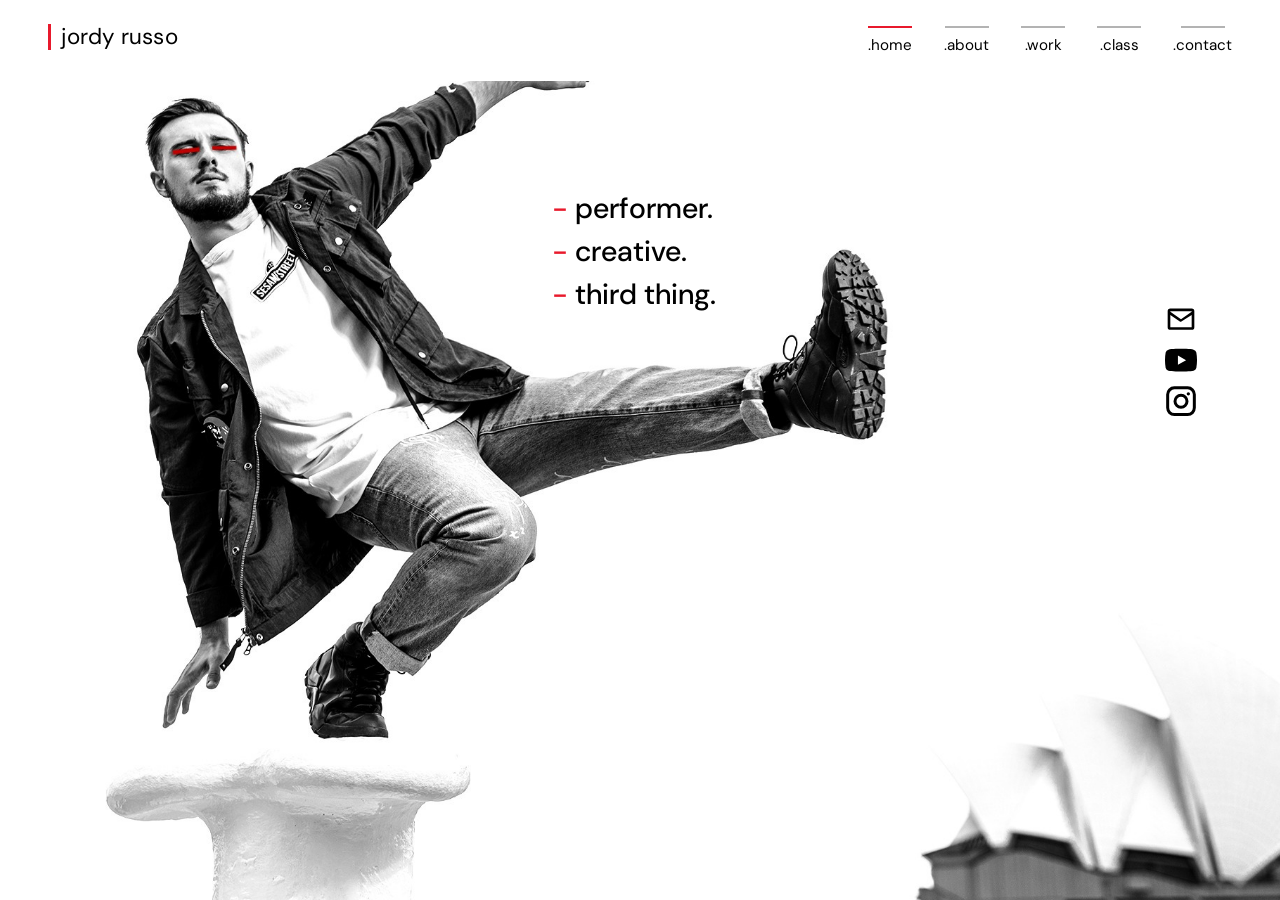
<file: index.html>
<!DOCTYPE html>
<html lang="en">

<head>
  <meta charset="utf-8">
  <meta name="viewport" content="width=device-width, initial-scale=1">
  <title>performer | jordy.</title>
  <meta name="description" content="jordy russo — performer and creative based in sydney, australia.">
  <link rel="stylesheet" href="css/style.css">
</head>

<body class="page-home">

  <header class="site-header">
    <a href="index.html" class="logo">
      <span class="logo-bar" aria-hidden="true"></span>
      <span class="logo-text"><span>jordy russo</span></span>
    </a>
    <button class="nav-toggle" aria-label="Open menu" aria-expanded="false">
      <span></span><span></span><span></span>
    </button>
    <nav class="site-nav" aria-label="Site">
      <div class="nav-item">
        <a href="index.html" class="nav-link is-active" data-tooltip="start here">.home</a>
      </div>
      <div class="nav-item">
        <a href="about.html" class="nav-link" data-tooltip="who is jordy?">.about</a>
      </div>
      <div class="nav-item nav-item--panel">
        <a href="performance.html" class="nav-link nav-panel-trigger" data-tooltip="things i've made and done">.work</a>
        <div class="nav-panel" role="group" aria-label="Work">
          <a href="performance.html">.performance</a>
          <a href="creative.html">.creative</a>
          <a href="creative-sessions.html">.creative_sessions</a>
        </div>
      </div>
      <div class="nav-item nav-item--panel">
        <a href="open-class.html" class="nav-link nav-panel-trigger" data-tooltip="learn and book">.class</a>
        <div class="nav-panel" role="group" aria-label="Class">
          <a href="open-class.html">.open_class</a>
          <a href="bookings.html">.bookings</a>
        </div>
      </div>
      <div class="nav-item">
        <a href="contact.html" class="nav-link" data-tooltip="say hello">.contact</a>
      </div>
    </nav>
  </header>

  <main>
    <div class="home-hero" aria-hidden="true">
      <img src="assets/images/home-hero.jpg" alt="">
    </div>
    <div class="home-overlay">
      <div class="home-taglines">
        <a href="performance.html"><span class="dash">-</span> performer.</a>
        <a href="creative.html"><span class="dash">-</span> creative.</a>
        <a href="about.html"><span class="dash">-</span> third thing.</a>
      </div>
      <div class="home-social">
        <a href="mailto:hitherejordy@gmail.com?subject=cue%20dm%20slide" aria-label="Email"
          title="hitherejordy@gmail.com">
          <svg viewBox="0 0 24 24" aria-hidden="true">
            <path
              d="M20 4H4a2 2 0 0 0-2 2v12a2 2 0 0 0 2 2h16a2 2 0 0 0 2-2V6a2 2 0 0 0-2-2zm0 2v.5l-8 5.5-8-5.5V6h16zM4 18V8.8l7.4 5.1c.2.1.4.1.6 0L20 8.8V18H4z" />
          </svg>
        </a>
        <a href="https://www.youtube.com/channel/UCsoj8y4l9NcAaMmlGhYrv4Q" target="_blank" rel="noopener noreferrer"
          aria-label="YouTube">
          <svg viewBox="0 0 24 24" aria-hidden="true">
            <path
              d="M23.5 6.2a3 3 0 0 0-2.1-2.1C19.5 3.5 12 3.5 12 3.5s-7.5 0-9.4.6A3 3 0 0 0 .5 6.2 31.5 31.5 0 0 0 0 12a31.5 31.5 0 0 0 .5 5.8 3 3 0 0 0 2.1 2.1c1.9.6 9.4.6 9.4.6s7.5 0 9.4-.6a3 3 0 0 0 2.1-2.1A31.5 31.5 0 0 0 24 12a31.5 31.5 0 0 0-.5-5.8zM9.7 15.5V8.5L15.8 12l-6.1 3.5z" />
          </svg>
        </a>
        <a href="https://www.instagram.com/bigmacbigz/" target="_blank" rel="noopener noreferrer"
          aria-label="Instagram">
          <svg class="icon-stroke" viewBox="0 0 24 24" aria-hidden="true">
            <rect x="2" y="2" width="20" height="20" rx="5" ry="5" />
            <circle cx="12" cy="12" r="4.5" />
            <circle cx="17.5" cy="6.5" r="1.25" fill="currentColor" stroke="none" />
          </svg>
        </a>
      </div>
      <aside class="home-guide" id="home-guide" hidden>
        <button type="button" class="home-guide-dismiss" aria-label="Dismiss guide">×</button>
        <ul class="home-guide-list">
          <li>book → <a href="open-class.html">.class</a></li>
          <li>watch → <a href="creative-sessions.html">.creative_sessions</a></li>
          <li>curious → <a href="about.html">.about</a></li>
        </ul>
      </aside>
    </div>
  </main>

  <script src="js/site-config.js"></script>
  <script src="js/nav.js"></script>
  <script src="js/email.js"></script>
</body>

</html>
</file>
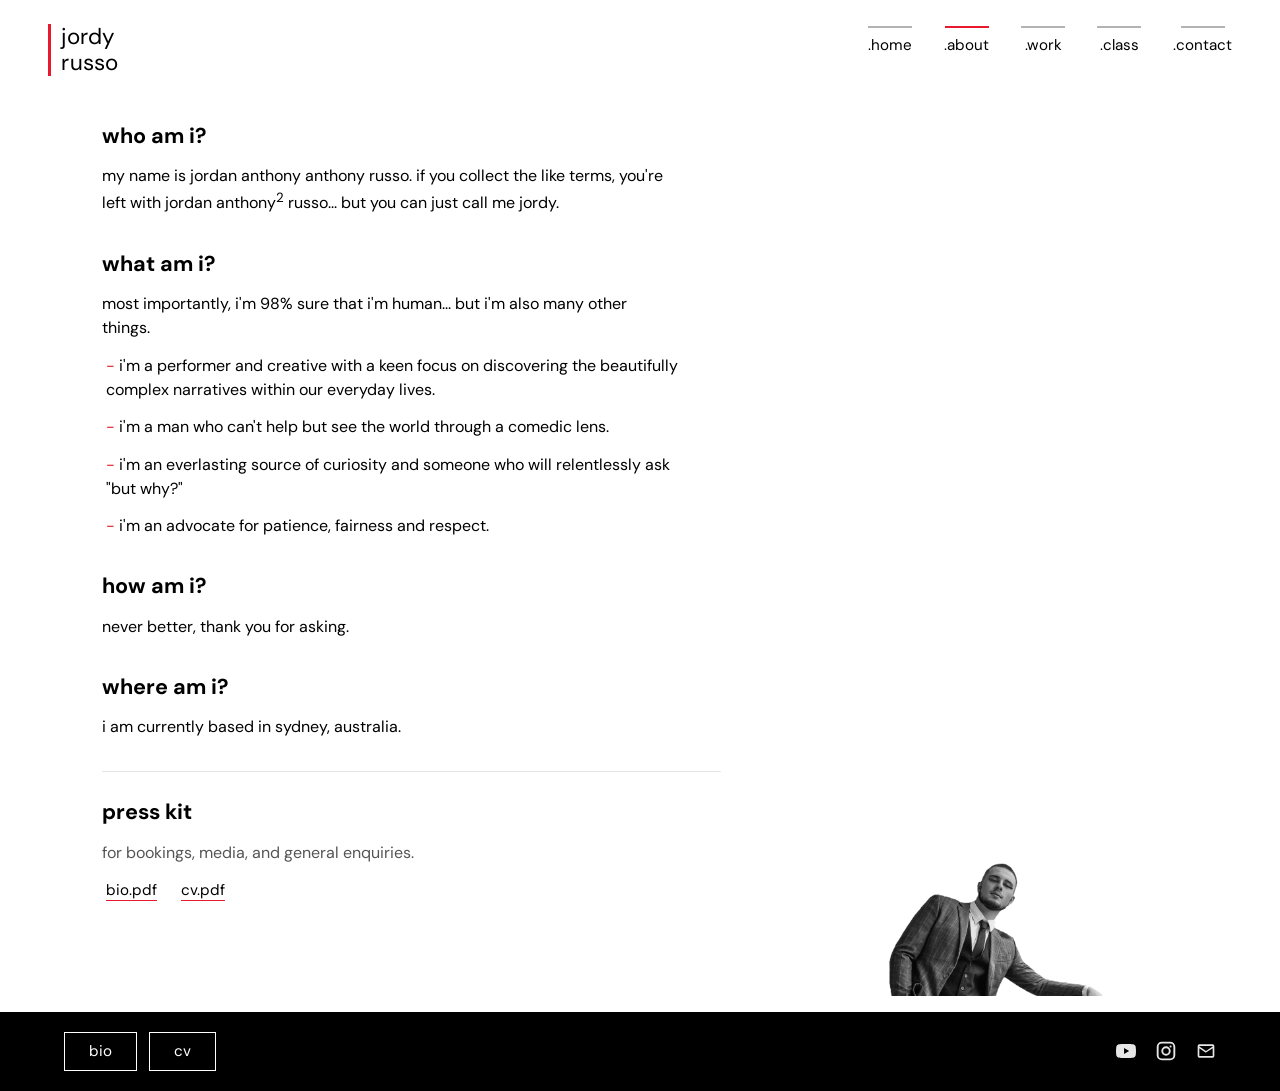
<file: about.html>
<!DOCTYPE html>
<html lang="en">

<head>
  <meta charset="utf-8">
  <meta name="viewport" content="width=device-width, initial-scale=1">
  <title>.about | jordy.</title>
  <link rel="stylesheet" href="css/style.css">
</head>

<body>

  <div class="scroll-progress" aria-hidden="true"></div>

  <header class="site-header">
    <a href="index.html" class="logo">
      <span class="logo-bar" aria-hidden="true"></span>
      <span class="logo-text"><span>jordy</span><span>russo</span></span>
    </a>
    <button class="nav-toggle" aria-label="Open menu" aria-expanded="false">
      <span></span><span></span><span></span>
    </button>
    <nav class="site-nav" aria-label="Site">
      <div class="nav-item">
        <a href="index.html" class="nav-link" data-tooltip="start here">.home</a>
      </div>
      <div class="nav-item">
        <a href="about.html" class="nav-link is-active" data-tooltip="who is jordy?">.about</a>
      </div>
      <div class="nav-item nav-item--panel">
        <a href="performance.html" class="nav-link nav-panel-trigger" data-tooltip="things i've made and done">.work</a>
        <div class="nav-panel" role="group" aria-label="Work">
          <a href="performance.html">.performance</a>
          <a href="creative.html">.creative</a>
          <a href="creative-sessions.html">.creative_sessions</a>
        </div>
      </div>
      <div class="nav-item nav-item--panel">
        <a href="open-class.html" class="nav-link nav-panel-trigger" data-tooltip="learn and book">.class</a>
        <div class="nav-panel" role="group" aria-label="Class">
          <a href="open-class.html">.open_class</a>
          <a href="bookings.html">.bookings</a>
        </div>
      </div>
      <div class="nav-item">
        <a href="contact.html" class="nav-link" data-tooltip="say hello">.contact</a>
      </div>
    </nav>
  </header>

  <main class="page-content page-about">
    <div class="prose">
      <h2 class="section-heading">who am i?</h2>
      <p>my name is jordan anthony anthony russo. if you collect the like terms, you're left with jordan
        anthony<sup>2</sup> russo... but you can just call me jordy.</p>

      <h2 class="section-heading">what am i?</h2>
      <p>most importantly, i'm 98% sure that i'm human... but i'm also many other things.</p>
      <ul>
        <li><span class="dash">-</span> i'm a performer and creative with a keen focus on discovering the beautifully
          complex narratives within our everyday lives.</li>
        <li><span class="dash">-</span> i'm a man who can't help but see the world through a comedic lens.</li>
        <li><span class="dash">-</span> i'm an everlasting source of curiosity and someone who will relentlessly ask
          "but why?"</li>
        <li><span class="dash">-</span> i'm an advocate for patience, fairness and respect.</li>
      </ul>

      <h2 class="section-heading">how am i?</h2>
      <p>never better, thank you for asking.</p>

      <h2 class="section-heading">where am i?</h2>
      <p>i am currently based in sydney, australia.</p>

      <section class="press-kit">
        <h2 class="section-heading">press kit</h2>
        <p class="press-kit-lead">for bookings, media, and general enquiries.</p>
        <ul class="press-kit-links">
          <li><a href="assets/docs/bio.pdf" target="_blank" rel="noopener noreferrer">bio.pdf</a></li>
          <li><a href="assets/docs/cv.pdf" target="_blank" rel="noopener noreferrer">cv.pdf</a></li>
        </ul>
      </section>
    </div>
    <figure class="about-portrait">
      <img src="assets/images/about-portrait.png" alt="jordy russo portrait">
    </figure>
  </main>

  <footer class="site-footer">
    <div class="footer-docs">
      <a href="assets/docs/bio.pdf" target="_blank" rel="noopener noreferrer">bio</a>
      <a href="assets/docs/cv.pdf" target="_blank" rel="noopener noreferrer">cv</a>
    </div>
    <div class="footer-social">
      <a href="https://www.youtube.com/channel/UCsoj8y4l9NcAaMmlGhYrv4Q" target="_blank" rel="noopener noreferrer"
        aria-label="YouTube">
        <svg viewBox="0 0 24 24" aria-hidden="true">
          <path
            d="M23.5 6.2a3 3 0 0 0-2.1-2.1C19.5 3.5 12 3.5 12 3.5s-7.5 0-9.4.6A3 3 0 0 0 .5 6.2 31.5 31.5 0 0 0 0 12a31.5 31.5 0 0 0 .5 5.8 3 3 0 0 0 2.1 2.1c1.9.6 9.4.6 9.4.6s7.5 0 9.4-.6a3 3 0 0 0 2.1-2.1A31.5 31.5 0 0 0 24 12a31.5 31.5 0 0 0-.5-5.8zM9.7 15.5V8.5L15.8 12l-6.1 3.5z" />
        </svg>
      </a>
      <a href="https://www.instagram.com/bigmacbigz/" target="_blank" rel="noopener noreferrer" aria-label="Instagram">
        <svg class="icon-stroke" viewBox="0 0 24 24" aria-hidden="true">
          <rect x="2" y="2" width="20" height="20" rx="5" ry="5" />
          <circle cx="12" cy="12" r="4.5" />
          <circle cx="17.5" cy="6.5" r="1.25" fill="currentColor" stroke="none" />
        </svg>
      </a>
      <a href="mailto:hitherejordy@gmail.com?subject=cue%20dm%20slide" aria-label="Email"
        title="hitherejordy@gmail.com">
        <svg viewBox="0 0 24 24" aria-hidden="true">
          <path
            d="M20 4H4a2 2 0 0 0-2 2v12a2 2 0 0 0 2 2h16a2 2 0 0 0 2-2V6a2 2 0 0 0-2-2zm0 2v.5l-8 5.5-8-5.5V6h16zM4 18V8.8l7.4 5.1c.2.1.4.1.6 0L20 8.8V18H4z" />
        </svg>
      </a>
    </div>
  </footer>

  <script src="js/nav.js"></script>
  <script src="js/email.js"></script>
</body>

</html>
</file>
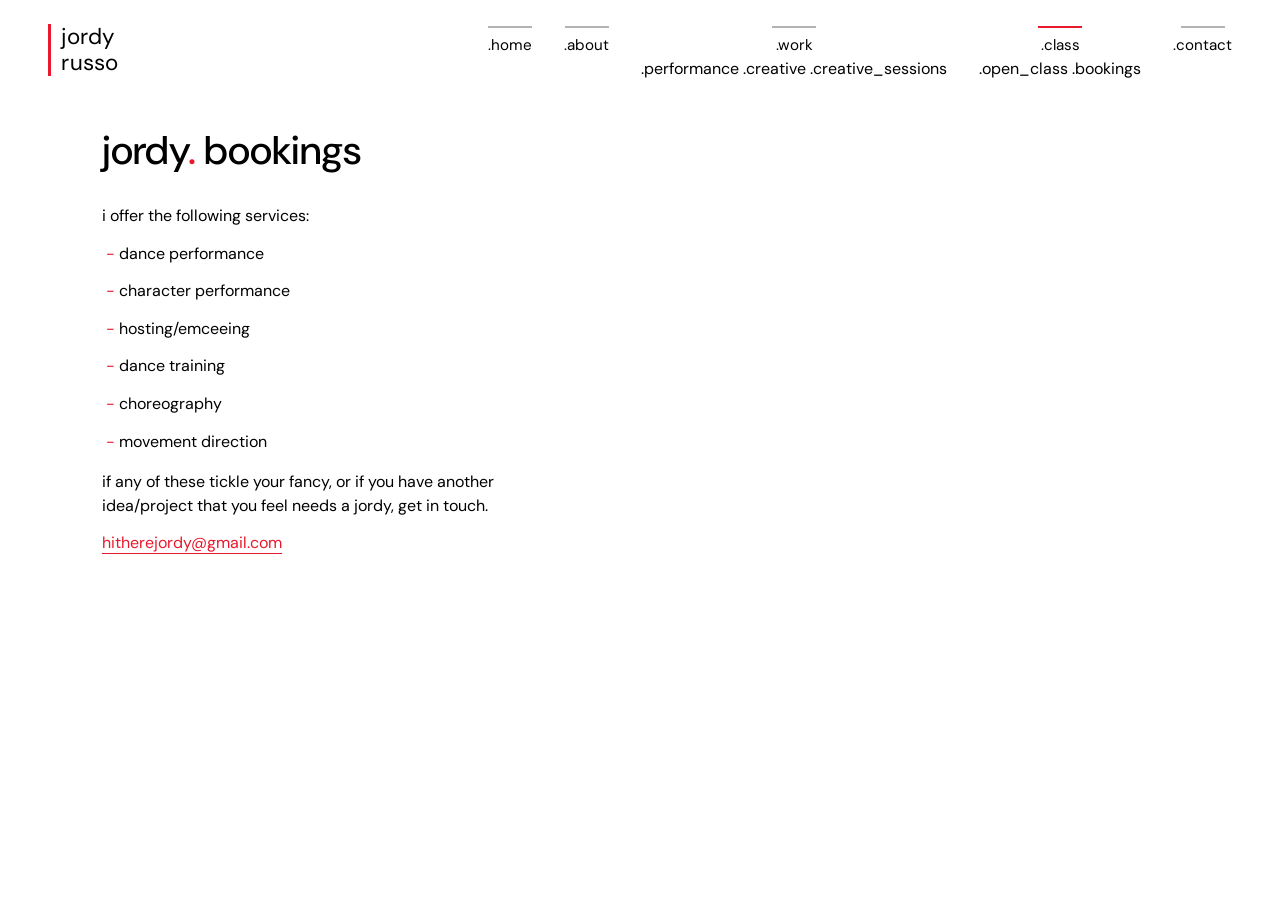
<file: bookings.html>
<!DOCTYPE html>
<html lang="en">
<head>
  <meta charset="utf-8">
  <meta name="viewport" content="width=device-width, initial-scale=1">
  <title>.bookings | jordy.</title>
  <link rel="stylesheet" href="css/style.css">
</head>
<body>

  <header class="site-header">
    <a href="index.html" class="logo">
      <span class="logo-bar" aria-hidden="true"></span>
      <span class="logo-text"><span>jordy</span><span>russo</span></span>
    </a>
    <button class="nav-toggle" aria-label="Open menu" aria-expanded="false">
      <span></span><span></span><span></span>
    </button>
    <nav class="site-nav" aria-label="Site">
      <div class="nav-item">
        <a href="index.html" class="nav-link">.home</a>
      </div>
      <div class="nav-item">
        <a href="about.html" class="nav-link">.about</a>
      </div>
      <div class="nav-item">
        <a href="performance.html" class="nav-link">.work</a>
        <div class="nav-dropdown">
          <a href="performance.html">.performance</a>
          <a href="creative.html">.creative</a>
          <a href="creative-sessions.html">.creative_sessions</a>
        </div>
      </div>
      <div class="nav-item">
        <a href="open-class.html" class="nav-link is-active">.class</a>
        <div class="nav-dropdown">
          <a href="open-class.html">.open_class</a>
          <a href="bookings.html">.bookings</a>
        </div>
      </div>
      <div class="nav-item">
        <a href="contact.html" class="nav-link">.contact</a>
      </div>
    </nav>
  </header>

  <main class="page-content page-content--narrow">
    <h1 class="page-title">jordy<span class="dot">.</span> bookings</h1>
    <div class="prose">
      <p>i offer the following services:</p>
      <ul>
        <li><span class="dash">-</span> dance performance</li>
        <li><span class="dash">-</span> character performance</li>
        <li><span class="dash">-</span> hosting/emceeing</li>
        <li><span class="dash">-</span> dance training</li>
        <li><span class="dash">-</span> choreography</li>
        <li><span class="dash">-</span> movement direction</li>
      </ul>
      <p>if any of these tickle your fancy, or if you have another idea/project that you feel needs a jordy, get in touch.</p>
      <p><a class="email-link" href="mailto:hitherejordy@gmail.com?subject=booking%20enquiry">hitherejordy@gmail.com</a></p>
    </div>
  </main>

  <script src="js/nav.js"></script>
  <script src="js/email.js"></script>
</body>
</html>
</file>
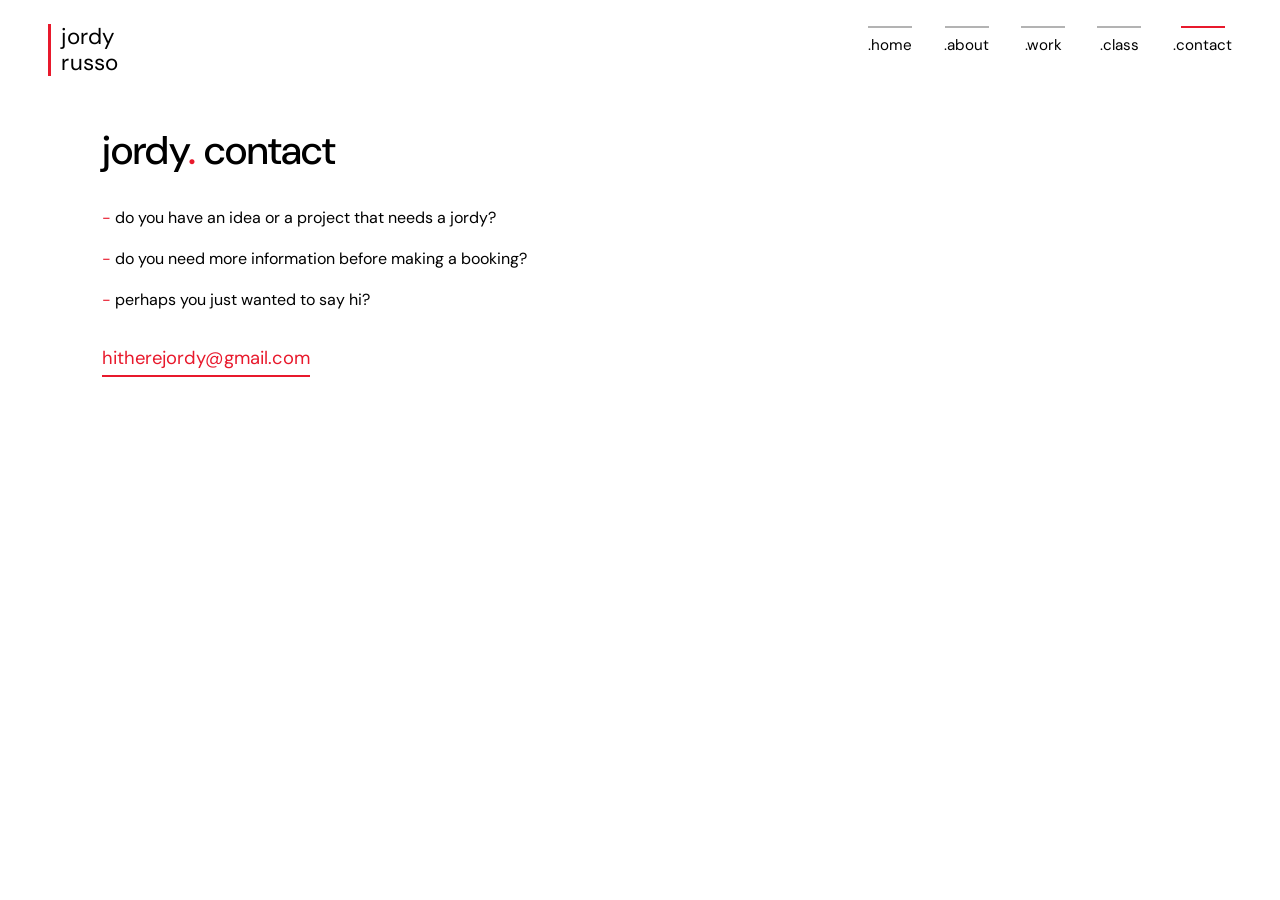
<file: contact.html>
<!DOCTYPE html>
<html lang="en">
<head>
  <meta charset="utf-8">
  <meta name="viewport" content="width=device-width, initial-scale=1">
  <title>.contact | jordy.</title>
  <link rel="stylesheet" href="css/style.css">
</head>
<body>

  <header class="site-header">
    <a href="index.html" class="logo">
      <span class="logo-bar" aria-hidden="true"></span>
      <span class="logo-text"><span>jordy</span><span>russo</span></span>
    </a>
    <button class="nav-toggle" aria-label="Open menu" aria-expanded="false">
      <span></span><span></span><span></span>
    </button>
    <nav class="site-nav" aria-label="Site">
      <div class="nav-item">
        <a href="index.html" class="nav-link" data-tooltip="start here">.home</a>
      </div>
      <div class="nav-item">
        <a href="about.html" class="nav-link" data-tooltip="who is jordy?">.about</a>
      </div>
      <div class="nav-item nav-item--panel">
        <a href="performance.html" class="nav-link nav-panel-trigger" data-tooltip="things i've made and done">.work</a>
        <div class="nav-panel" role="group" aria-label="Work">
          <a href="performance.html">.performance</a>
          <a href="creative.html">.creative</a>
          <a href="creative-sessions.html">.creative_sessions</a>
        </div>
      </div>
      <div class="nav-item nav-item--panel">
        <a href="open-class.html" class="nav-link nav-panel-trigger" data-tooltip="learn and book">.class</a>
        <div class="nav-panel" role="group" aria-label="Class">
          <a href="open-class.html">.open_class</a>
          <a href="bookings.html">.bookings</a>
        </div>
      </div>
      <div class="nav-item">
        <a href="contact.html" class="nav-link is-active" data-tooltip="say hello">.contact</a>
      </div>
    </nav>
  </header>

  <main class="page-content page-content--narrow">
    <h1 class="page-title">jordy<span class="dot">.</span> contact</h1>
    <div class="contact-intro prose">
      <p><span class="dash">-</span> do you have an idea or a project that needs a jordy?</p>
      <p><span class="dash">-</span> do you need more information before making a booking?</p>
      <p><span class="dash">-</span> perhaps you just wanted to say hi?</p>
    </div>
    <p>
      <a class="contact-email" href="mailto:hitherejordy@gmail.com?subject=cue%20dm%20slide">hitherejordy@gmail.com</a>
    </p>
  </main>

  <script src="js/nav.js"></script>
  <script src="js/email.js"></script>
</body>
</html>
</file>
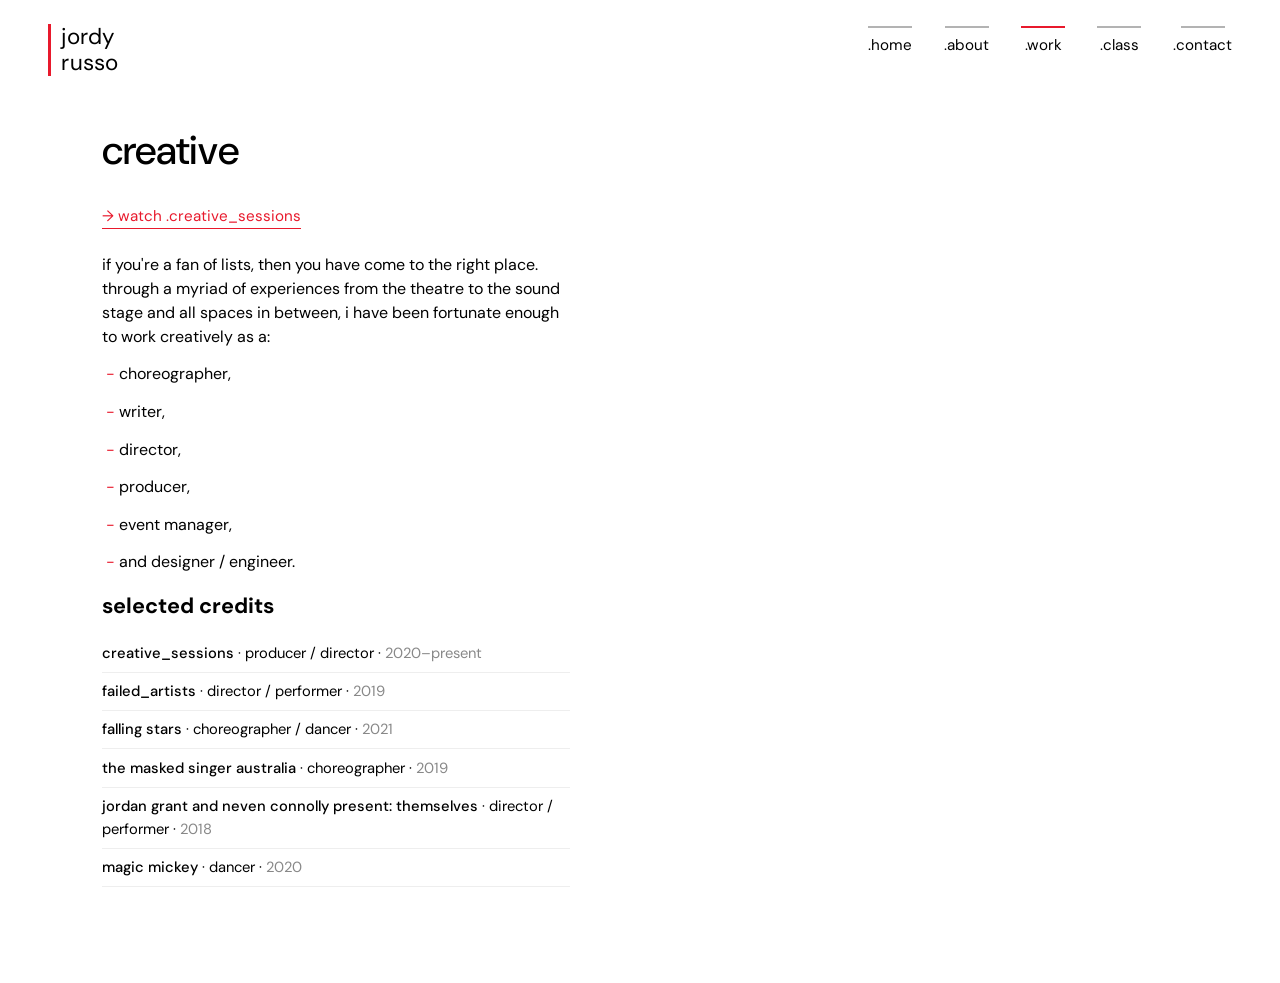
<file: creative.html>
<!DOCTYPE html>
<html lang="en">
<head>
  <meta charset="utf-8">
  <meta name="viewport" content="width=device-width, initial-scale=1">
  <title>.creative | jordy.</title>
  <link rel="stylesheet" href="css/style.css">
</head>
<body>

  <header class="site-header">
    <a href="index.html" class="logo">
      <span class="logo-bar" aria-hidden="true"></span>
      <span class="logo-text"><span>jordy</span><span>russo</span></span>
    </a>
    <button class="nav-toggle" aria-label="Open menu" aria-expanded="false">
      <span></span><span></span><span></span>
    </button>
    <nav class="site-nav" aria-label="Site">
      <div class="nav-item">
        <a href="index.html" class="nav-link" data-tooltip="start here">.home</a>
      </div>
      <div class="nav-item">
        <a href="about.html" class="nav-link" data-tooltip="who is jordy?">.about</a>
      </div>
      <div class="nav-item nav-item--panel">
        <a href="performance.html" class="nav-link nav-panel-trigger is-active" data-tooltip="things i've made and done">.work</a>
        <div class="nav-panel" role="group" aria-label="Work">
          <a href="performance.html">.performance</a>
          <a href="creative.html">.creative</a>
          <a href="creative-sessions.html">.creative_sessions</a>
        </div>
      </div>
      <div class="nav-item nav-item--panel">
        <a href="open-class.html" class="nav-link nav-panel-trigger" data-tooltip="learn and book">.class</a>
        <div class="nav-panel" role="group" aria-label="Class">
          <a href="open-class.html">.open_class</a>
          <a href="bookings.html">.bookings</a>
        </div>
      </div>
      <div class="nav-item">
        <a href="contact.html" class="nav-link" data-tooltip="say hello">.contact</a>
      </div>
    </nav>
  </header>

  <main class="page-content page-content--narrow">
    <h1 class="page-title">creative</h1>
    <a href="creative-sessions.html" class="creative-sessions-link">→ watch .creative_sessions</a>
    <div class="prose">
      <p>if you're a fan of lists, then you have come to the right place. through a myriad of experiences from the theatre to the sound stage and all spaces in between, i have been fortunate enough to work creatively as a:</p>
      <ul>
        <li><span class="dash">-</span> choreographer,</li>
        <li><span class="dash">-</span> writer,</li>
        <li><span class="dash">-</span> director,</li>
        <li><span class="dash">-</span> producer,</li>
        <li><span class="dash">-</span> event manager,</li>
        <li><span class="dash">-</span> and designer / engineer.</li>
      </ul>
    </div>
    <div id="creative-credits"></div>
    <div id="testimonials-slot"></div>
  </main>

  <script src="js/site-config.js"></script>
  <script src="js/site-content.js"></script>
  <script src="js/work-showcase.js"></script>
  <script src="js/nav.js"></script>
</body>
</html>
</file>
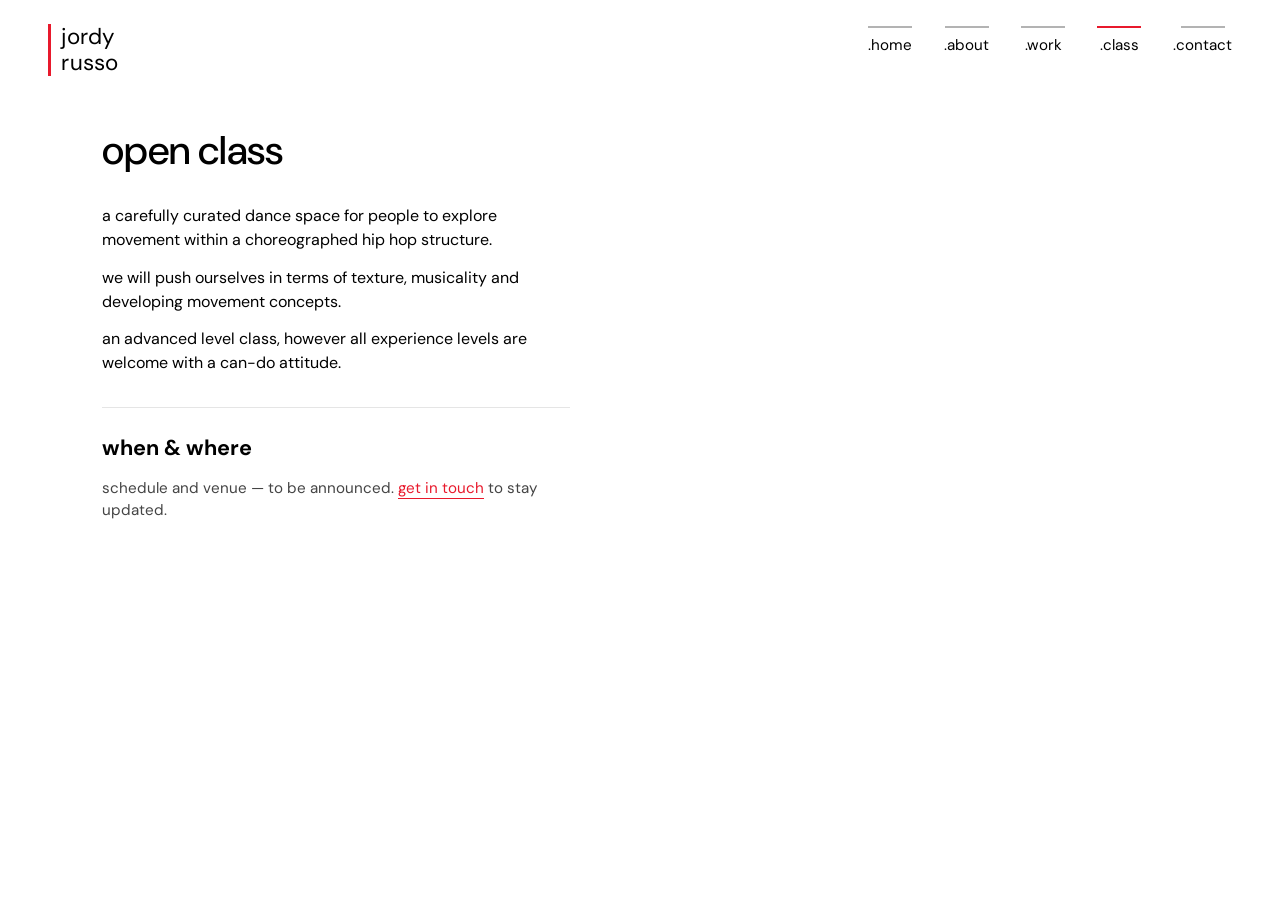
<file: open-class.html>
<!DOCTYPE html>
<html lang="en">
<head>
  <meta charset="utf-8">
  <meta name="viewport" content="width=device-width, initial-scale=1">
  <title>.open_class | jordy.</title>
  <link rel="stylesheet" href="css/style.css">
</head>
<body>

  <header class="site-header">
    <a href="index.html" class="logo">
      <span class="logo-bar" aria-hidden="true"></span>
      <span class="logo-text"><span>jordy</span><span>russo</span></span>
    </a>
    <button class="nav-toggle" aria-label="Open menu" aria-expanded="false">
      <span></span><span></span><span></span>
    </button>
    <nav class="site-nav" aria-label="Site">
      <div class="nav-item">
        <a href="index.html" class="nav-link" data-tooltip="start here">.home</a>
      </div>
      <div class="nav-item">
        <a href="about.html" class="nav-link" data-tooltip="who is jordy?">.about</a>
      </div>
      <div class="nav-item nav-item--panel">
        <a href="performance.html" class="nav-link nav-panel-trigger" data-tooltip="things i've made and done">.work</a>
        <div class="nav-panel" role="group" aria-label="Work">
          <a href="performance.html">.performance</a>
          <a href="creative.html">.creative</a>
          <a href="creative-sessions.html">.creative_sessions</a>
        </div>
      </div>
      <div class="nav-item nav-item--panel">
        <a href="open-class.html" class="nav-link nav-panel-trigger is-active" data-tooltip="learn and book">.class</a>
        <div class="nav-panel" role="group" aria-label="Class">
          <a href="open-class.html">.open_class</a>
          <a href="bookings.html">.bookings</a>
        </div>
      </div>
      <div class="nav-item">
        <a href="contact.html" class="nav-link" data-tooltip="say hello">.contact</a>
      </div>
    </nav>
  </header>

  <main class="page-content page-content--narrow">
    <h1 class="page-title">open class</h1>
    <div class="prose">
      <p>a carefully curated dance space for people to explore movement within a choreographed hip hop structure.</p>
      <p>we will push ourselves in terms of texture, musicality and developing movement concepts.</p>
      <p>an advanced level class, however all experience levels are welcome with a can-do attitude.</p>
    </div>
    <aside class="class-info class-info--tba">
      <h2 class="section-heading">when &amp; where</h2>
      <p>schedule and venue — to be announced. <a href="bookings.html">get in touch</a> to stay updated.</p>
    </aside>
  </main>

  <script src="js/nav.js"></script>
</body>
</html>
</file>
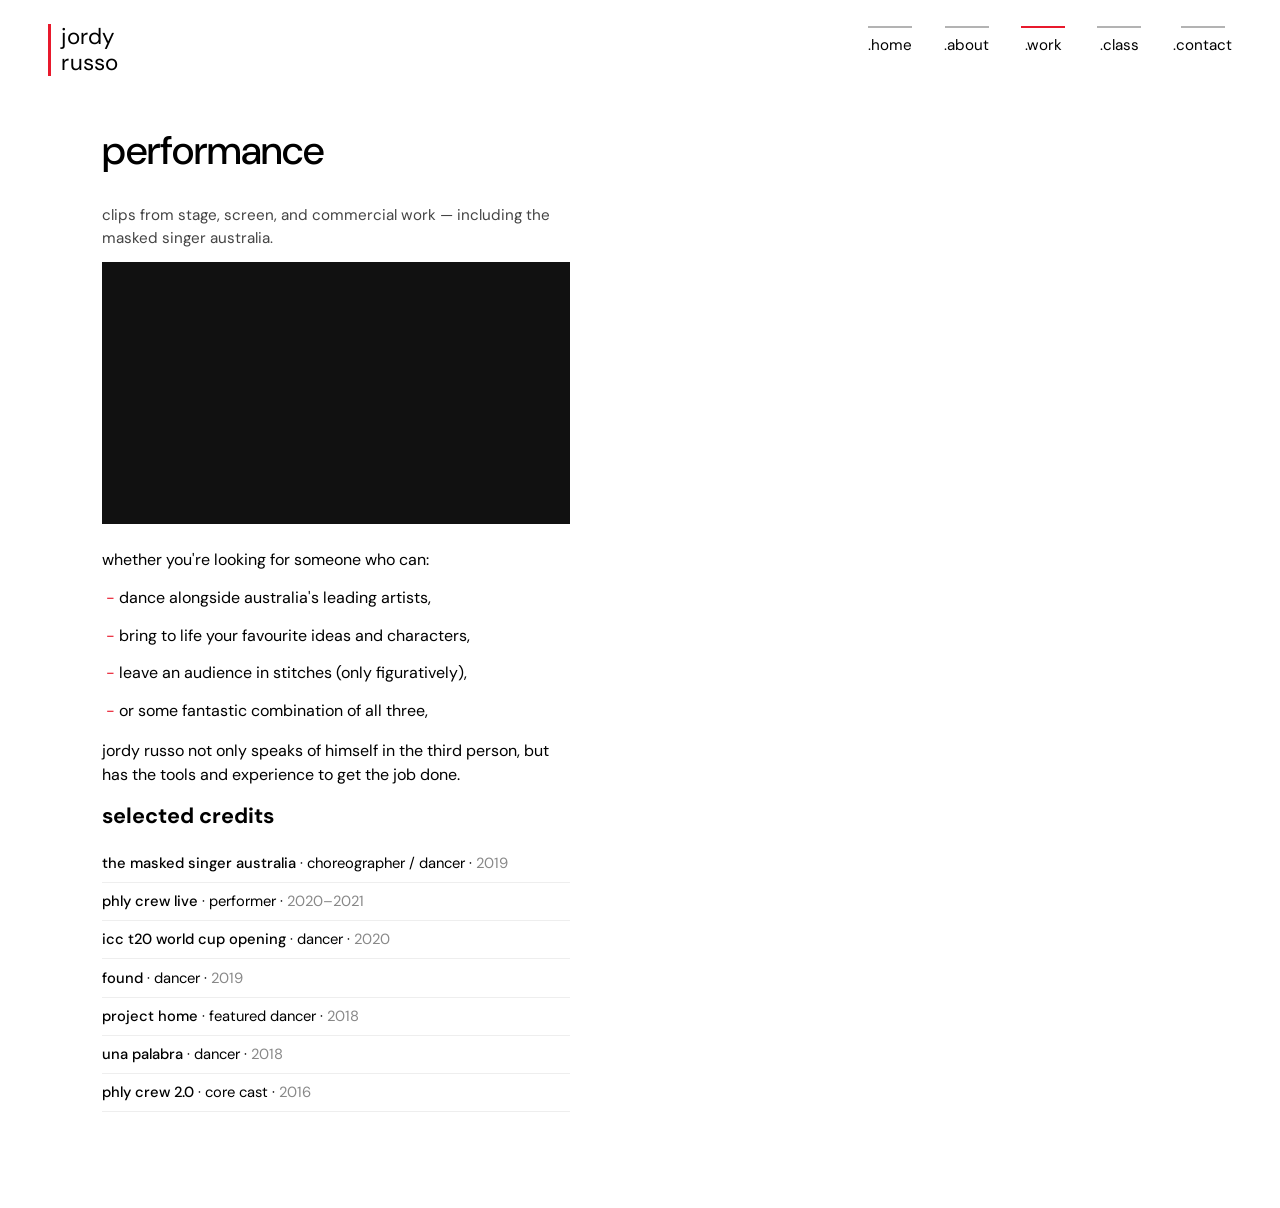
<file: performance.html>
<!DOCTYPE html>
<html lang="en">
<head>
  <meta charset="utf-8">
  <meta name="viewport" content="width=device-width, initial-scale=1">
  <title>.performance | jordy.</title>
  <link rel="stylesheet" href="css/style.css">
</head>
<body>

  <header class="site-header">
    <a href="index.html" class="logo">
      <span class="logo-bar" aria-hidden="true"></span>
      <span class="logo-text"><span>jordy</span><span>russo</span></span>
    </a>
    <button class="nav-toggle" aria-label="Open menu" aria-expanded="false">
      <span></span><span></span><span></span>
    </button>
    <nav class="site-nav" aria-label="Site">
      <div class="nav-item">
        <a href="index.html" class="nav-link" data-tooltip="start here">.home</a>
      </div>
      <div class="nav-item">
        <a href="about.html" class="nav-link" data-tooltip="who is jordy?">.about</a>
      </div>
      <div class="nav-item nav-item--panel">
        <a href="performance.html" class="nav-link nav-panel-trigger is-active" data-tooltip="things i've made and done">.work</a>
        <div class="nav-panel" role="group" aria-label="Work">
          <a href="performance.html">.performance</a>
          <a href="creative.html">.creative</a>
          <a href="creative-sessions.html">.creative_sessions</a>
        </div>
      </div>
      <div class="nav-item nav-item--panel">
        <a href="open-class.html" class="nav-link nav-panel-trigger" data-tooltip="learn and book">.class</a>
        <div class="nav-panel" role="group" aria-label="Class">
          <a href="open-class.html">.open_class</a>
          <a href="bookings.html">.bookings</a>
        </div>
      </div>
      <div class="nav-item">
        <a href="contact.html" class="nav-link" data-tooltip="say hello">.contact</a>
      </div>
    </nav>
  </header>

  <main class="page-content page-content--narrow">
    <h1 class="page-title">performance</h1>
    <div id="showreel-slot"></div>
    <div class="prose">
      <p>whether you're looking for someone who can:</p>
      <ul>
        <li><span class="dash">-</span> dance alongside australia's leading artists,</li>
        <li><span class="dash">-</span> bring to life your favourite ideas and characters,</li>
        <li><span class="dash">-</span> leave an audience in stitches (only figuratively),</li>
        <li><span class="dash">-</span> or some fantastic combination of all three,</li>
      </ul>
      <p>jordy russo not only speaks of himself in the third person, but has the tools and experience to get the job done.</p>
    </div>
    <div id="performance-credits"></div>
  </main>

  <script src="js/site-content.js"></script>
  <script src="js/work-showcase.js"></script>
  <script src="js/nav.js"></script>
</body>
</html>
</file>
<file: css/style.css>
@import url("https://fonts.googleapis.com/css2?family=DM+Sans:ital,opsz,wght@0,9..40,300;0,9..40,400;0,9..40,500;0,9..40,700;1,9..40,400&display=swap");

:root {
  --red: #e8192c;
  --black: #000;
  --white: #fff;
  --gray: #b3b3b3;
  --font: "DM Sans", "Helvetica Neue", Arial, sans-serif;
  --header-h: 5.5rem;
}

*,
*::before,
*::after {
  box-sizing: border-box;
}

html {
  font-size: 16px;
  scroll-behavior: smooth;
}

body {
  margin: 0;
  font-family: var(--font);
  font-weight: 400;
  color: var(--black);
  background: var(--white);
  line-height: 1.5;
  text-transform: lowercase;
}

a {
  color: inherit;
  text-decoration: none;
}

img {
  display: block;
  max-width: 100%;
  height: auto;
}

ul {
  margin: 0;
  padding: 0;
  list-style: none;
}

/* header */

.site-header {
  position: fixed;
  top: 0;
  left: 0;
  right: 0;
  z-index: 100;
  display: flex;
  align-items: flex-start;
  justify-content: space-between;
  padding: 1.5rem clamp(1.25rem, 4vw, 3rem);
  background: var(--white);
  pointer-events: none;
}

.site-header > * {
  pointer-events: auto;
}

.logo {
  display: flex;
  align-items: stretch;
  gap: 0.65rem;
  font-size: 1.4rem;
  font-weight: 400;
  line-height: 1.15;
  letter-spacing: 0.01em;
}

.logo-bar {
  width: 3px;
  background: var(--red);
  flex-shrink: 0;
}

.logo-text {
  display: flex;
  flex-direction: column;
}

.nav-toggle {
  display: none;
  background: none;
  border: none;
  padding: 0.25rem;
  cursor: pointer;
  color: var(--black);
}

.nav-toggle span {
  display: block;
  width: 1.5rem;
  height: 2px;
  background: currentColor;
  margin: 5px 0;
}

.site-nav {
  display: flex;
  align-items: flex-start;
  gap: clamp(1rem, 2.5vw, 2rem);
}

.nav-item {
  position: relative;
}

.nav-link {
  display: flex;
  flex-direction: column;
  align-items: center;
  gap: 0.35rem;
  font-size: 0.95rem;
  padding-top: 0.15rem;
}

.nav-link::before {
  content: "";
  width: 2.75rem;
  height: 2px;
  background: var(--gray);
  transition: background 0.2s;
}

.nav-link:hover::before,
.nav-link.is-active::before,
.nav-item:hover > .nav-link::before,
.nav-item.is-expanded > .nav-link::before {
  background: var(--red);
}

.nav-link[data-tooltip] {
  position: relative;
}

.nav-link[data-tooltip]::after {
  content: attr(data-tooltip);
  position: absolute;
  bottom: calc(100% + 0.45rem);
  left: 50%;
  transform: translateX(-50%);
  font-size: 0.68rem;
  letter-spacing: 0.02em;
  color: #666;
  white-space: nowrap;
  opacity: 0;
  pointer-events: none;
  transition: opacity 0.15s ease;
}

.nav-link[data-tooltip]:hover::after,
.nav-link[data-tooltip]:focus-visible::after {
  opacity: 1;
}

.nav-panel {
  position: absolute;
  top: calc(100% + 0.35rem);
  left: 50%;
  transform: translateX(-50%) translateY(-6px);
  min-width: 12.5rem;
  background: var(--black);
  color: var(--white);
  padding: 0.35rem 0;
  opacity: 0;
  visibility: hidden;
  transition: opacity 0.2s ease, visibility 0.2s ease, transform 0.25s ease;
  z-index: 110;
}

.nav-item--panel:hover .nav-panel,
.nav-item--panel:focus-within .nav-panel,
.nav-item--panel.is-expanded .nav-panel {
  opacity: 1;
  visibility: visible;
  transform: translateX(-50%) translateY(0);
}

.nav-panel a {
  display: block;
  padding: 0.5rem 1.25rem;
  font-size: 0.9rem;
  white-space: nowrap;
  transition: color 0.15s ease, background 0.15s ease;
}

.nav-panel a:hover {
  color: var(--red);
  background: rgba(255, 255, 255, 0.06);
}

.scroll-progress {
  position: fixed;
  left: 0;
  top: 0;
  width: 3px;
  height: 0;
  background: var(--red);
  z-index: 200;
  pointer-events: none;
}

.home-guide {
  position: absolute;
  z-index: 2;
  left: var(--home-guide-left);
  bottom: var(--home-guide-bottom);
  margin: 0;
  padding: 0 1.5rem 0 0;
  max-width: var(--home-guide-max-width);
  text-align: left;
  pointer-events: auto;
  opacity: 0;
  visibility: hidden;
  transition: opacity 0.4s ease, visibility 0.4s ease;
}

.home-guide.is-visible {
  opacity: 1;
  visibility: visible;
}

.home-guide[hidden] {
  display: none !important;
}

.home-guide-list {
  margin: 0;
  padding: 0;
  list-style: none;
  display: flex;
  flex-wrap: wrap;
  align-items: baseline;
  gap: var(--home-guide-gap);
  font-size: var(--home-guide-font-size);
  line-height: 1.45;
  color: #555;
}

.home-guide-list li {
  margin: 0;
}

.home-guide-list a {
  color: var(--black);
  border-bottom: 1px solid var(--red);
  transition: color 0.15s ease;
}

.home-guide-list a:hover {
  color: var(--red);
}

.home-guide-dismiss {
  position: absolute;
  top: 0;
  right: 0;
  background: none;
  border: none;
  font-size: 1.1rem;
  line-height: 1;
  cursor: pointer;
  color: #bbb;
  padding: 0.15rem;
}

.home-guide-dismiss:hover {
  color: var(--red);
}

.page-404 .prose a {
  color: var(--red);
  border-bottom: 1px solid var(--red);
}

.creative-sessions-link {
  display: inline-block;
  margin-bottom: 1.5rem;
  font-size: 0.95rem;
  color: var(--red);
  border-bottom: 1px solid var(--red);
  transition: opacity 0.15s ease;
}

.creative-sessions-link:hover {
  opacity: 0.75;
}

/* home — layout knobs: edit the variables on .page-home below */

.page-home main {
  position: relative;
}

.page-home {
  /* taglines (- performer. / - creative. / - third thing.) */
  --home-tag-x: 49.5%;
  --home-tag-y: 28%;
  --home-tag-font-size: clamp(1.8rem, 1.05vw, 0.88rem);

  /* social icons (mail / YouTube / Instagram) */
  --home-social-x: 91%;
  --home-social-y: 40%;
  --home-social-icon-size: 2rem;
  --home-social-gap: 0.55rem;

  /* helper (book / watch / curious) */
  --home-guide-left: clamp(1.25rem, 4vw, 3rem);
  --home-guide-bottom: clamp(1.25rem, 4vh, 2.5rem);
  --home-guide-max-width: min(38rem, calc(100% - 2.5rem));
  --home-guide-font-size: 0.76rem;
  --home-guide-gap: 0.35rem 1.15rem;

  min-height: 100vh;
  position: relative;
  overflow: hidden;
}

.home-hero {
  position: absolute;
  inset: 0;
  z-index: 0;
  pointer-events: none;
}

.home-hero img {
  width: 100%;
  height: 100%;
  object-fit: cover;
  object-position: 35% center;
}

.home-overlay {
  position: relative;
  z-index: 1;
  min-height: 100vh;
  pointer-events: none;
}

.home-taglines {
  position: absolute;
  left: var(--home-tag-x);
  top: var(--home-tag-y);
  transform: translate(-50%, -50%);
  z-index: 2;
  font-size: var(--home-tag-font-size);
  font-weight: 500;
  line-height: 1.5;
  pointer-events: auto;
}

.home-taglines a {
  display: block;
  transition: color 0.2s;
}

.home-taglines a:hover {
  color: var(--red);
}

.home-taglines .dash {
  color: var(--red);
}

.home-social {
  position: absolute;
  left: var(--home-social-x);
  top: var(--home-social-y);
  transform: translateY(-50%);
  display: flex;
  flex-direction: column;
  align-items: center;
  gap: var(--home-social-gap);
  z-index: 2;
  pointer-events: auto;
}

.home-social a {
  width: var(--home-social-icon-size);
  height: var(--home-social-icon-size);
  color: var(--black);
  transition: color 0.2s;
}

.home-social a:hover {
  color: var(--red);
}

.home-social svg {
  width: 100%;
  height: 100%;
  fill: currentColor;
}

.home-social svg.icon-stroke,
.footer-social svg.icon-stroke {
  fill: none;
  stroke: currentColor;
  stroke-width: 2.25;
  stroke-linecap: round;
  stroke-linejoin: round;
}

/* content pages */

.page-content {
  padding: calc(var(--header-h) + 2rem) clamp(1.5rem, 8vw, 7rem) 6rem;
  min-height: 100vh;
}

.page-content--narrow {
  max-width: 42rem;
}

.page-title {
  font-size: clamp(1.75rem, 4vw, 2.5rem);
  font-weight: 500;
  margin: 0 0 1.5rem;
}

.page-title .dot {
  color: var(--red);
}

.section-heading {
  font-size: 1.35rem;
  font-weight: 700;
  margin: 2rem 0 0.75rem;
}

.section-heading:first-child {
  margin-top: 0;
}

.prose p,
.prose li {
  margin: 0 0 0.85rem;
  font-size: 1rem;
  max-width: 36rem;
}

.prose ul {
  margin-bottom: 1rem;
}

.prose li {
  padding-left: 0.25rem;
}

.prose .dash {
  color: var(--red);
}

.prose a.email-link {
  color: var(--red);
  border-bottom: 1px solid var(--red);
  transition: opacity 0.2s;
}

.prose a.email-link:hover {
  opacity: 0.75;
}

/* about */

.page-about {
  display: grid;
  grid-template-columns: 1fr minmax(220px, 38%);
  gap: clamp(1.5rem, 4vw, 3rem);
  align-items: start;
  padding-bottom: 5rem;
}

.about-portrait {
  align-self: end;
  margin-bottom: -4rem;
}

.about-portrait img {
  width: 100%;
  filter: grayscale(100%);
}

/* footer */

.site-footer {
  background: var(--black);
  color: var(--white);
  padding: 1.25rem clamp(1.5rem, 6vw, 4rem);
  display: flex;
  align-items: center;
  justify-content: space-between;
  gap: 1.5rem;
  flex-wrap: wrap;
  position: relative;
  z-index: 2;
}

.footer-docs {
  display: flex;
  gap: 0.75rem;
}

.footer-docs a {
  border: 1px solid var(--white);
  padding: 0.45rem 1.5rem;
  font-size: 0.95rem;
  transition: background 0.2s, color 0.2s;
}

.footer-docs a:hover {
  background: var(--white);
  color: var(--black);
}

.footer-social {
  display: flex;
  gap: 1.25rem;
  align-items: center;
}

.footer-social a {
  display: flex;
  align-items: center;
  gap: 0.35rem;
  font-size: 0.9rem;
  opacity: 0.9;
  transition: opacity 0.2s;
}

.footer-social a:hover {
  opacity: 1;
}

.footer-social svg {
  width: 1.25rem;
  height: 1.25rem;
  fill: currentColor;
}

/* video grid */

.season-accordion {
  margin: 0;
  border: none;
}

.season-accordion + .season-accordion {
  margin-top: 0.5rem;
}

.season-heading {
  font-size: 1.15rem;
  font-weight: 500;
  margin: 2.5rem 0 1rem;
  padding-top: 1.5rem;
  border-top: 1px solid #e5e5e5;
  list-style: none;
  cursor: pointer;
}

.season-accordion:first-of-type .season-heading {
  border-top: none;
  padding-top: 0;
  margin-top: 1rem;
}

.season-heading::-webkit-details-marker {
  display: none;
}

.season-heading::before {
  content: "+";
  display: inline-block;
  width: 1rem;
  margin-right: 0.35rem;
  color: var(--red);
  font-weight: 700;
}

.season-accordion[open] > .season-heading::before {
  content: "−";
}

.video-grid {
  display: grid;
  grid-template-columns: repeat(auto-fill, minmax(280px, 1fr));
  gap: 1.5rem;
  margin-bottom: 0.5rem;
}

.video-card {
  border-bottom: 2px solid transparent;
  transition: border-color 0.2s ease;
}

.video-card:hover {
  border-bottom-color: var(--red);
}

.video-card h3 {
  font-size: 0.95rem;
  font-weight: 400;
  margin: 0.65rem 0 0;
}

.video-embed {
  position: relative;
  padding-bottom: 56.25%;
  height: 0;
  overflow: hidden;
  background: #111;
}

.video-embed--featured {
  margin-top: 0.75rem;
}

.video-embed iframe {
  position: absolute;
  inset: 0;
  width: 100%;
  height: 100%;
  border: 0;
}

.video-play {
  position: absolute;
  inset: 0;
  width: 100%;
  height: 100%;
  padding: 0;
  border: 0;
  background: none;
  cursor: pointer;
}

.video-play img {
  position: absolute;
  inset: 0;
  width: 100%;
  height: 100%;
  object-fit: cover;
  filter: grayscale(100%);
  transition: filter 0.25s ease, opacity 0.25s ease;
}

.video-play::after {
  content: "";
  position: absolute;
  left: 50%;
  top: 50%;
  transform: translate(-50%, -50%);
  width: 0;
  height: 0;
  border-style: solid;
  border-width: 0.55rem 0 0.55rem 0.95rem;
  border-color: transparent transparent transparent var(--red);
  pointer-events: none;
}

.video-card:hover .video-play img,
.video-play:hover img,
.video-play:focus-visible img {
  filter: grayscale(0%);
  opacity: 0.92;
}

.video-embed.is-playing .video-play {
  display: none;
}

/* work showcase */

.showreel {
  margin-bottom: 1.5rem;
}

.showreel-intro {
  margin: 0 0 0.75rem;
  font-size: 0.95rem;
  color: #444;
  max-width: 36rem;
}

.credits-list {
  margin: 0;
  padding: 0;
  list-style: none;
  font-size: 0.92rem;
  line-height: 1.55;
}

.credits-list li {
  padding: 0.45rem 0;
  border-bottom: 1px solid #eee;
}

.credit-project {
  font-weight: 500;
}

.credit-year {
  color: #888;
}

.testimonials {
  margin-top: 2.5rem;
  padding-top: 1.5rem;
  border-top: 1px solid #e5e5e5;
}

.testimonial {
  margin: 0 0 1.25rem;
}

.testimonial blockquote {
  margin: 0 0 0.35rem;
  font-size: 1rem;
  line-height: 1.55;
  font-style: italic;
}

.testimonial figcaption {
  font-size: 0.82rem;
  color: #666;
}

.class-info {
  margin-top: 2rem;
  padding-top: 1.5rem;
  border-top: 1px solid #e5e5e5;
}

.class-info--tba p {
  margin: 0;
  font-size: 0.95rem;
  color: #444;
}

.class-info--tba a {
  color: var(--red);
  border-bottom: 1px solid var(--red);
}

.press-kit {
  margin-top: 2rem;
  padding-top: 1.5rem;
  border-top: 1px solid #e5e5e5;
}

.press-kit-lead {
  margin: 0 0 0.75rem;
  font-size: 0.92rem;
  color: #555;
}

.press-kit-links {
  margin: 0;
  padding: 0;
  list-style: none;
  display: flex;
  flex-wrap: wrap;
  gap: 0.75rem 1.25rem;
}

.press-kit-links a {
  color: var(--black);
  border-bottom: 1px solid var(--red);
  font-size: 0.95rem;
  transition: color 0.15s ease;
}

.press-kit-links a:hover {
  color: var(--red);
}

/* contact */

.contact-intro {
  font-size: clamp(1.1rem, 2.5vw, 1.35rem);
  line-height: 1.7;
  margin-bottom: 2rem;
}

.contact-email {
  display: inline-block;
  font-size: 1.15rem;
  color: var(--red);
  border-bottom: 2px solid var(--red);
  padding-bottom: 0.15rem;
  transition: opacity 0.2s;
}

.contact-email:hover {
  opacity: 0.75;
}

/* mobile */

@media (max-width: 768px) {
  .nav-toggle {
    display: block;
  }

  .site-nav {
    position: fixed;
    top: 0;
    right: 0;
    bottom: 0;
    width: min(18rem, 85vw);
    background: var(--white);
    flex-direction: column;
    align-items: stretch;
    padding: 5rem 1.5rem 2rem;
    gap: 0;
    transform: translateX(100%);
    transition: transform 0.25s ease;
    box-shadow: -4px 0 24px rgba(0, 0, 0, 0.08);
    overflow-y: auto;
  }

  .site-nav.is-open {
    transform: translateX(0);
  }

  .nav-link {
    align-items: flex-start;
    padding: 0.85rem 0;
  }

  .nav-link::before {
    width: 2rem;
  }

  .nav-link[data-tooltip]::after {
    display: none;
  }

  .nav-panel {
    position: static;
    transform: none;
    max-height: 0;
    overflow: hidden;
    opacity: 1;
    visibility: visible;
    background: transparent;
    color: inherit;
    padding: 0 0 0 1rem;
    transition: max-height 0.25s ease;
  }

  .nav-item--panel.is-expanded .nav-panel {
    max-height: 10rem;
  }

  .nav-panel a {
    padding: 0.35rem 0;
    color: #555;
  }

  .nav-panel a:hover {
    background: transparent;
  }

  .home-overlay {
    min-height: 100svh;
  }

  .page-home {
    --home-tag-x: 52%;
    --home-tag-y: 27%;
    --home-social-x: auto;
    --home-social-y: 49%;
    --home-tag-font-size: 0.72rem;
    --home-social-icon-size: 1.15rem;
    --home-guide-left: 1.25rem;
    --home-guide-bottom: 1.25rem;
    --home-guide-max-width: none;
  }

  .home-guide {
    right: 1.25rem;
    padding-right: 1.5rem;
  }

  .home-social {
    left: auto;
    right: 5%;
  }

  .home-guide-list {
    flex-direction: column;
    align-items: flex-start;
    gap: 0.2rem;
  }

  .page-about {
    grid-template-columns: 1fr;
  }

  .about-portrait {
    order: -1;
    margin-bottom: 0;
    max-width: 20rem;
  }
}
</file>
